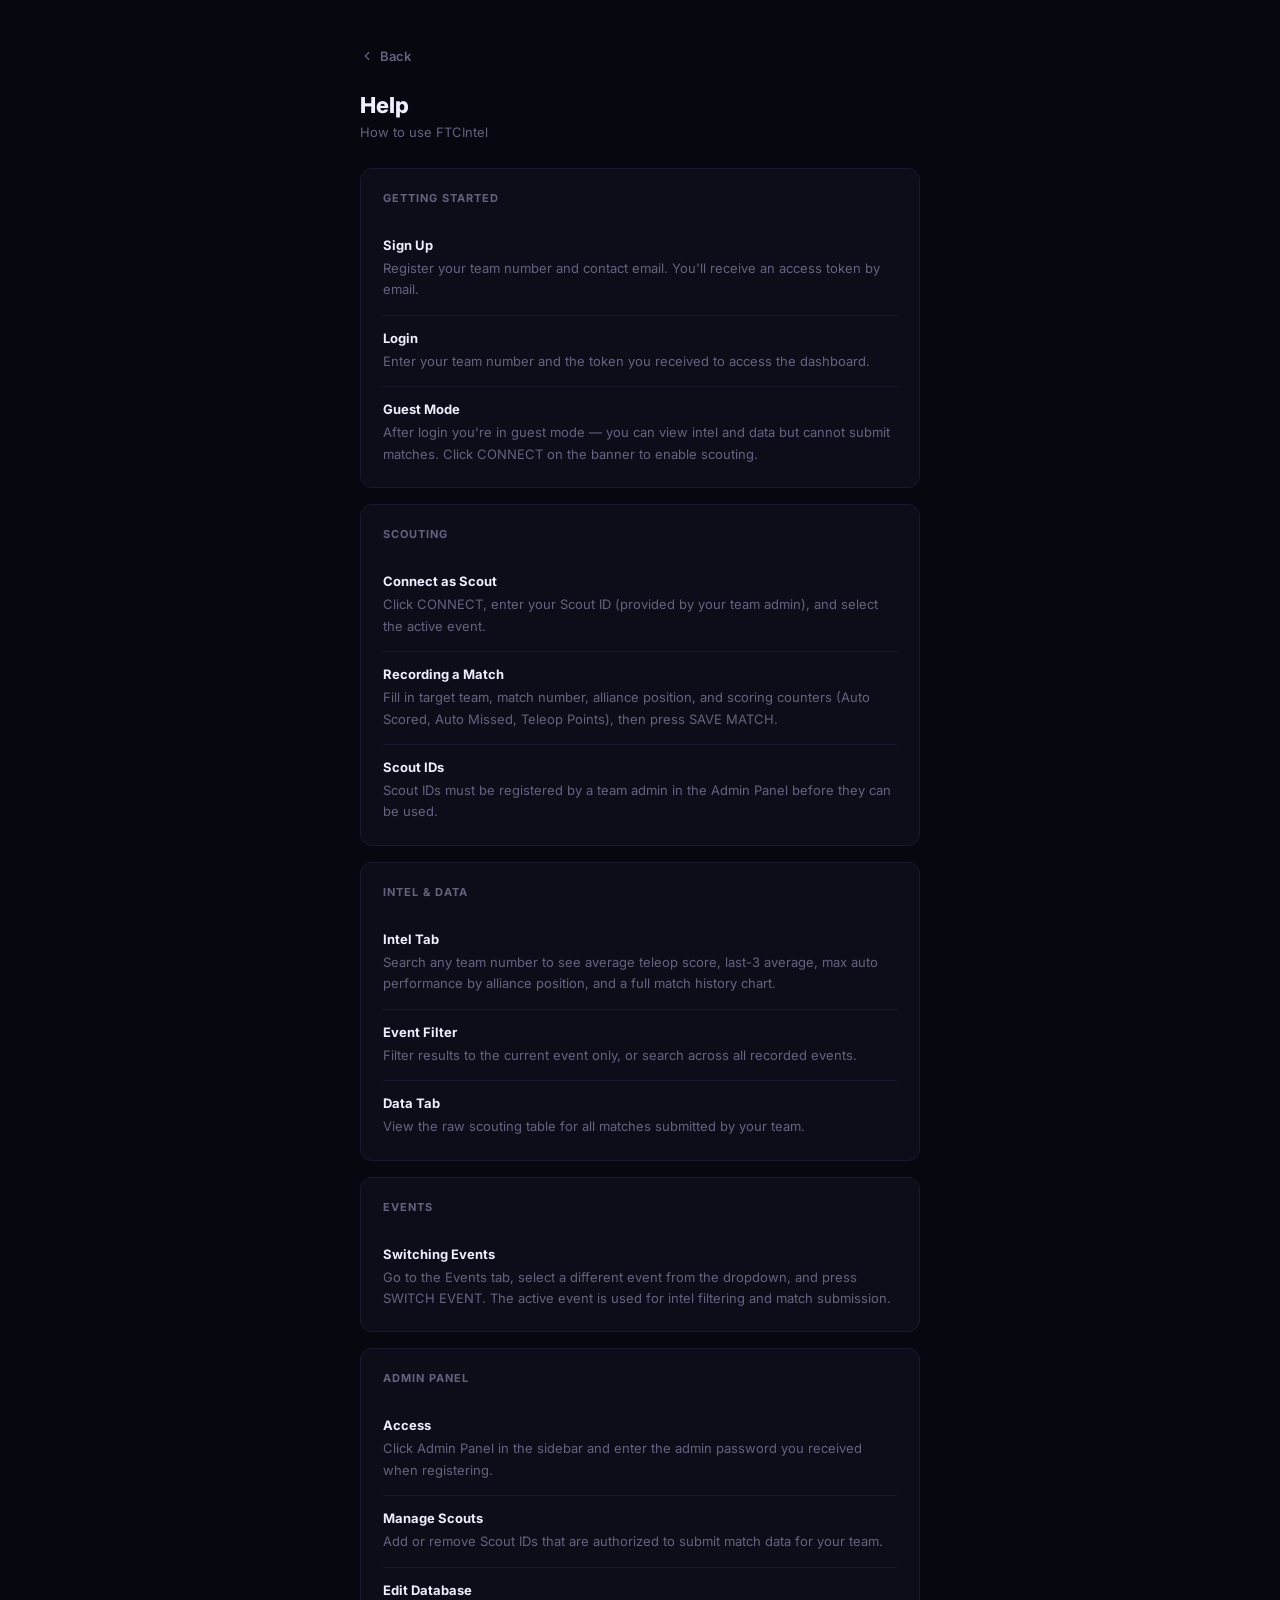
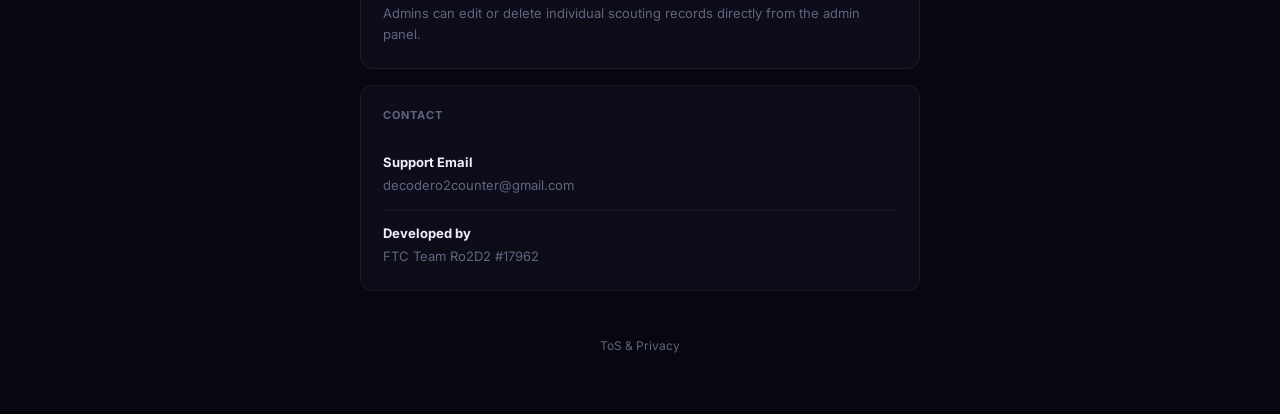
<file: help.html>
<!DOCTYPE html>
<html lang="en">
<head>
    <meta charset="UTF-8">
    <meta name="viewport" content="width=device-width, initial-scale=1.0, maximum-scale=1.0, user-scalable=no">
    <title>FTCIntel - Help</title>
    <link rel="stylesheet" href="style.css">
    <style>
        .help-item {
            display: block;
            padding: 14px 0;
            border-bottom: 1px solid var(--border);
        }
        .help-item:last-child { border-bottom: none; padding-bottom: 0; }
        .help-item:first-child { padding-top: 0; }
        .help-label {
            display: block;
            font-size: 13px;
            font-weight: 700;
            color: var(--text);
            margin-bottom: 5px;
        }
        .help-desc {
            display: block;
            font-size: 13px;
            color: var(--text-dim);
            line-height: 1.65;
        }
    </style>
</head>
<body>
<div class="auth-wrap" style="justify-content:flex-start; padding-top:48px; padding-bottom:48px">
    <div style="width:100%; max-width:560px">

        <a href="javascript:history.back()" style="color:var(--text-dim); text-decoration:none; font-size:13px; font-weight:600; display:inline-flex; align-items:center; gap:6px; margin-bottom:28px">
            <svg xmlns="http://www.w3.org/2000/svg" width="14" height="14" viewBox="0 0 24 24" fill="none" stroke="currentColor" stroke-width="2" stroke-linecap="round" stroke-linejoin="round"><polyline points="15 18 9 12 15 6"/></svg>
            Back
        </a>

        <p style="font-size:22px; font-weight:800; margin-bottom:6px">Help</p>
        <p style="font-size:13px; color:var(--text-dim); margin-bottom:28px">How to use FTCIntel</p>

        <div class="card">
            <p class="card-title">Getting Started</p>
            <div class="help-item">
                <span class="help-label">Sign Up</span>
                <span class="help-desc">Register your team number and contact email. You'll receive an access token by email.</span>
            </div>
            <div class="help-item">
                <span class="help-label">Login</span>
                <span class="help-desc">Enter your team number and the token you received to access the dashboard.</span>
            </div>
            <div class="help-item">
                <span class="help-label">Guest Mode</span>
                <span class="help-desc">After login you're in guest mode — you can view intel and data but cannot submit matches. Click CONNECT on the banner to enable scouting.</span>
            </div>
        </div>

        <div class="card">
            <p class="card-title">Scouting</p>
            <div class="help-item">
                <span class="help-label">Connect as Scout</span>
                <span class="help-desc">Click CONNECT, enter your Scout ID (provided by your team admin), and select the active event.</span>
            </div>
            <div class="help-item">
                <span class="help-label">Recording a Match</span>
                <span class="help-desc">Fill in target team, match number, alliance position, and scoring counters (Auto Scored, Auto Missed, Teleop Points), then press SAVE MATCH.</span>
            </div>
            <div class="help-item">
                <span class="help-label">Scout IDs</span>
                <span class="help-desc">Scout IDs must be registered by a team admin in the Admin Panel before they can be used.</span>
            </div>
        </div>

        <div class="card">
            <p class="card-title">Intel & Data</p>
            <div class="help-item">
                <span class="help-label">Intel Tab</span>
                <span class="help-desc">Search any team number to see average teleop score, last-3 average, max auto performance by alliance position, and a full match history chart.</span>
            </div>
            <div class="help-item">
                <span class="help-label">Event Filter</span>
                <span class="help-desc">Filter results to the current event only, or search across all recorded events.</span>
            </div>
            <div class="help-item">
                <span class="help-label">Data Tab</span>
                <span class="help-desc">View the raw scouting table for all matches submitted by your team.</span>
            </div>
        </div>

        <div class="card">
            <p class="card-title">Events</p>
            <div class="help-item">
                <span class="help-label">Switching Events</span>
                <span class="help-desc">Go to the Events tab, select a different event from the dropdown, and press SWITCH EVENT. The active event is used for intel filtering and match submission.</span>
            </div>
        </div>

        <div class="card">
            <p class="card-title">Admin Panel</p>
            <div class="help-item">
                <span class="help-label">Access</span>
                <span class="help-desc">Click Admin Panel in the sidebar and enter the admin password you received when registering.</span>
            </div>
            <div class="help-item">
                <span class="help-label">Manage Scouts</span>
                <span class="help-desc">Add or remove Scout IDs that are authorized to submit match data for your team.</span>
            </div>
            <div class="help-item">
                <span class="help-label">Edit Database</span>
                <span class="help-desc">Admins can edit or delete individual scouting records directly from the admin panel.</span>
            </div>
        </div>

        <div class="card">
            <p class="card-title">Contact</p>
            <div class="help-item">
                <span class="help-label">Support Email</span>
                <span class="help-desc">decodero2counter@gmail.com</span>
            </div>
            <div class="help-item">
                <span class="help-label">Developed by</span>
                <span class="help-desc">FTC Team Ro2D2 #17962</span>
            </div>
        </div>

        <div class="footer-link"><a href="tos.html">ToS & Privacy</a></div>
    </div>
</div>
</body>
</html>
</file>
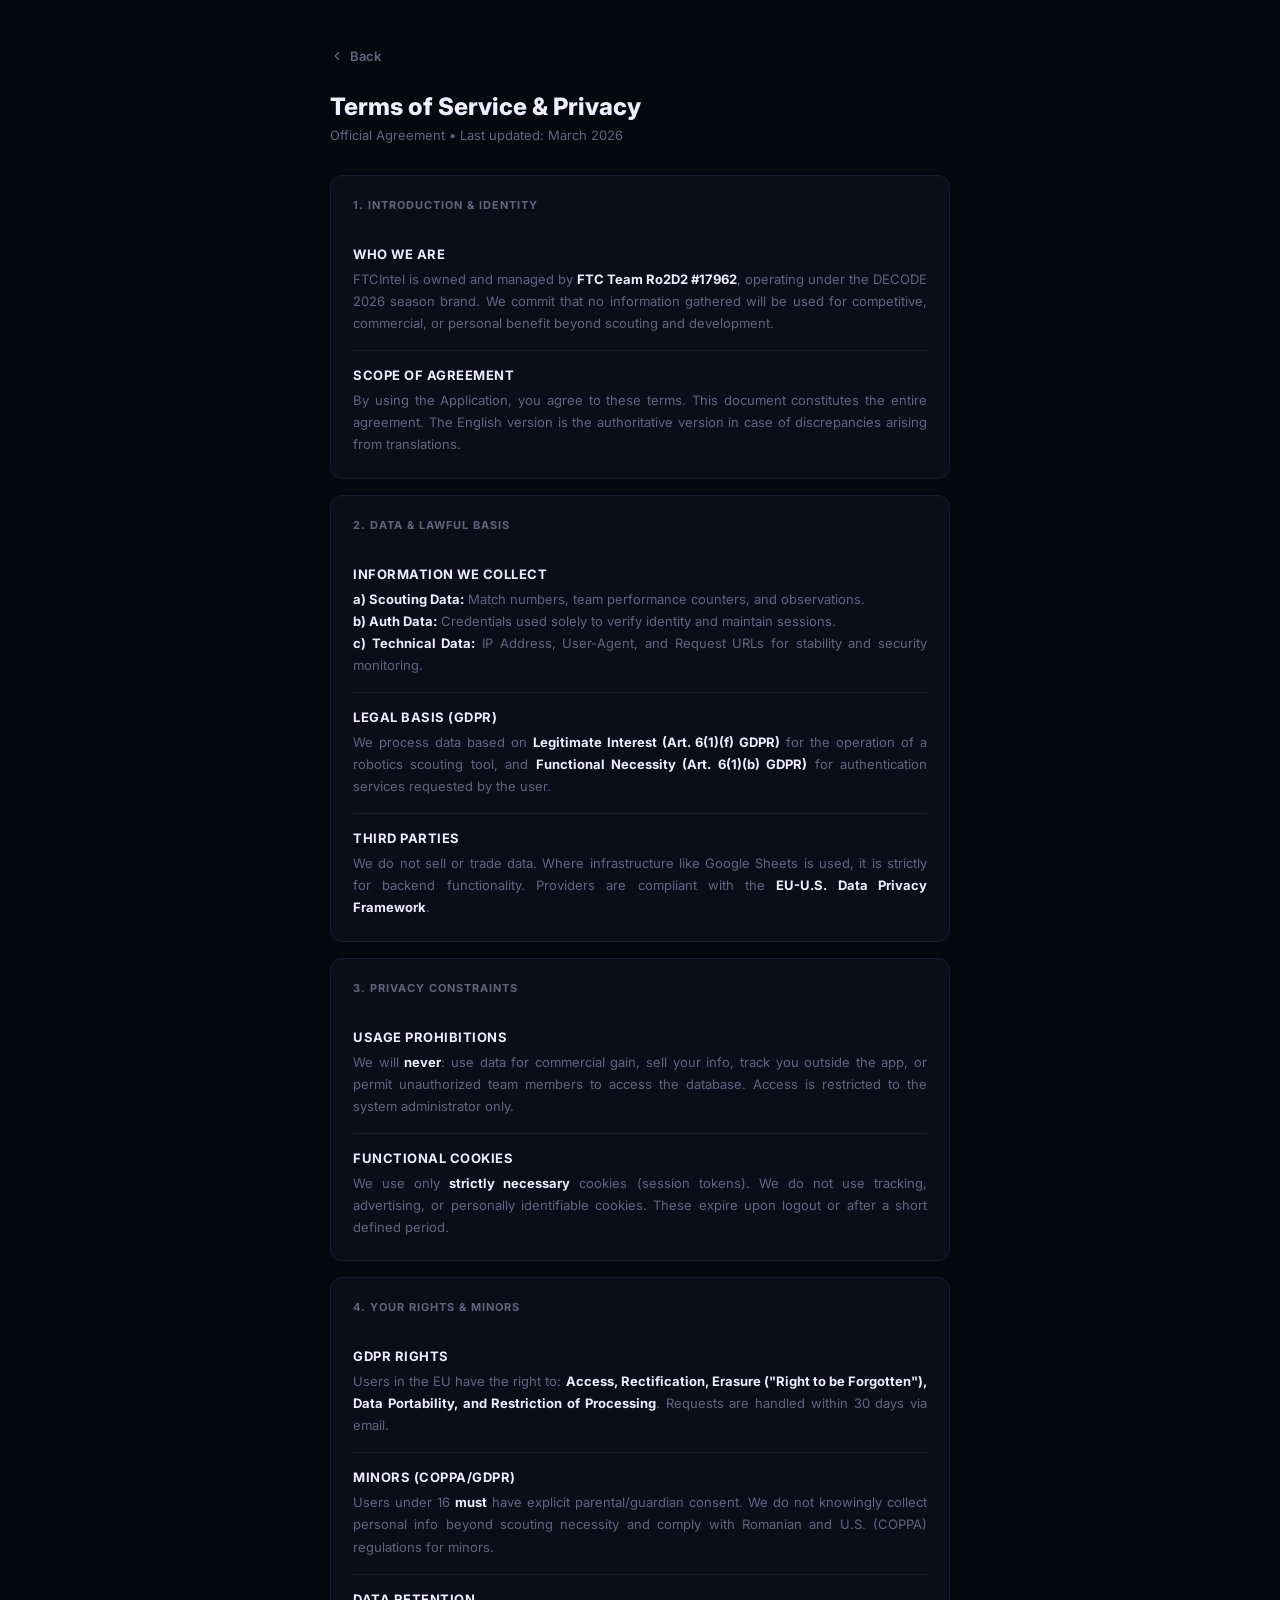
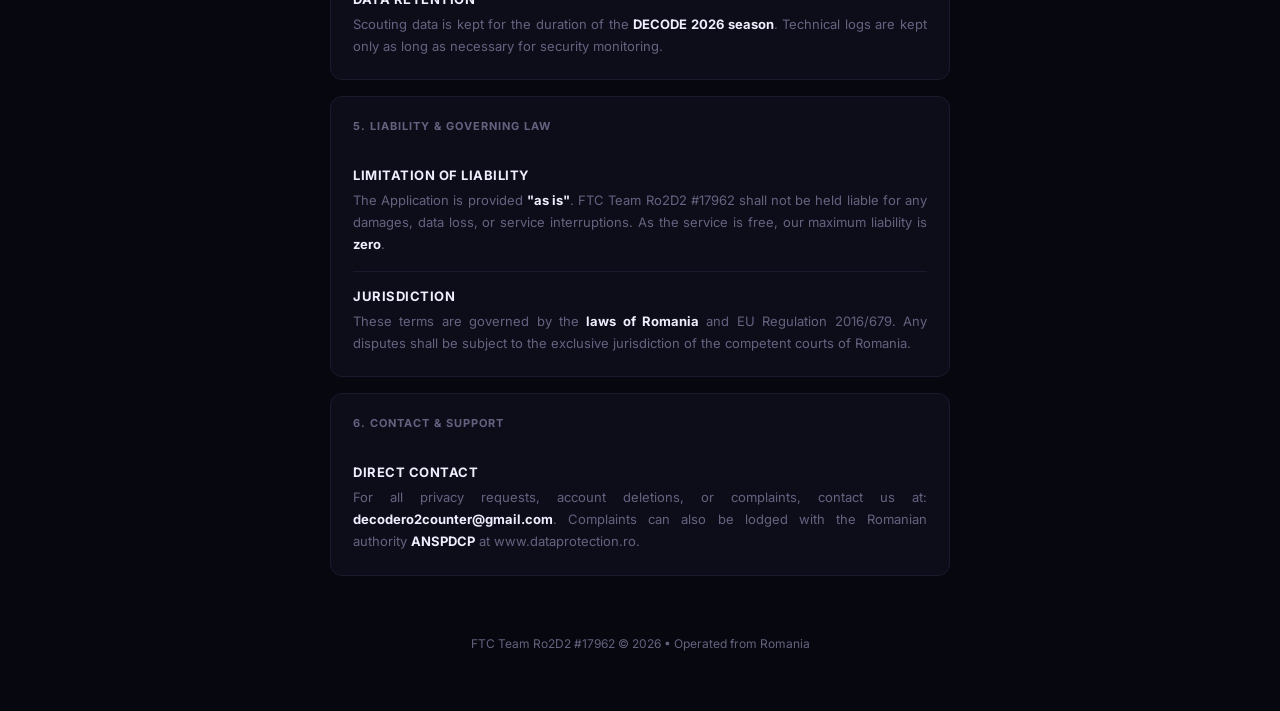
<file: tos.html>
<!DOCTYPE html>
<html lang="en">
<head>
    <meta charset="UTF-8">
    <meta name="viewport" content="width=device-width, initial-scale=1.0, maximum-scale=1.0, user-scalable=no">
    <title>FTCIntel - Terms of Service</title>
    <link rel="stylesheet" href="style.css">
    <style>
        .help-item { padding: 16px 0; border-bottom: 1px solid var(--border); }
        .help-item:last-child { border-bottom: none; padding-bottom: 0; }
        .help-item:first-child { padding-top: 0; }
        .help-label { font-size: 13px; font-weight: 700; color: var(--text); margin-bottom: 6px; text-transform: uppercase; letter-spacing: 0.5px; }
        .help-desc  { font-size: 13px; color: var(--text-dim); line-height: 1.7; text-align: justify; }
        b { color: var(--text); }
    </style>
</head>
<body>
<div class="auth-wrap" style="justify-content:flex-start; padding-top:48px; padding-bottom:48px">
    <div style="width:100%; max-width:620px"> <a href="javascript:history.back()" style="color:var(--text-dim); text-decoration:none; font-size:13px; font-weight:600; display:inline-flex; align-items:center; gap:6px; margin-bottom:28px">
            <svg xmlns="http://www.w3.org/2000/svg" width="14" height="14" viewBox="0 0 24 24" fill="none" stroke="currentColor" stroke-width="2" stroke-linecap="round" stroke-linejoin="round"><polyline points="15 18 9 12 15 6"/></svg>
            Back
        </a>

        <p style="font-size:24px; font-weight:800; margin-bottom:6px">Terms of Service & Privacy</p>
        <p style="font-size:13px; color:var(--text-dim); margin-bottom:32px">Official Agreement • Last updated: March 2026</p>

        <div class="card">
            <p class="card-title">1. Introduction & Identity</p>
            <div class="help-item">
                <div class="help-label">Who We Are</div>
                <div class="help-desc">
                    FTCIntel is owned and managed by <b>FTC Team Ro2D2 #17962</b>, operating under the DECODE 2026 season brand. 
                    We commit that no information gathered will be used for competitive, commercial, or personal benefit beyond scouting and development.
                </div>
            </div>
            <div class="help-item">
                <div class="help-label">Scope of Agreement</div>
                <div class="help-desc">
                    By using the Application, you agree to these terms. This document constitutes the entire agreement. 
                    The English version is the authoritative version in case of discrepancies arising from translations.
                </div>
            </div>
        </div>

        <div class="card">
            <p class="card-title">2. Data & Lawful Basis</p>
            <div class="help-item">
                <div class="help-label">Information We Collect</div>
                <div class="help-desc">
                    <b>a) Scouting Data:</b> Match numbers, team performance counters, and observations.<br>
                    <b>b) Auth Data:</b> Credentials used solely to verify identity and maintain sessions.<br>
                    <b>c) Technical Data:</b> IP Address, User-Agent, and Request URLs for stability and security monitoring.
                </div>
            </div>
            <div class="help-item">
                <div class="help-label">Legal Basis (GDPR)</div>
                <div class="help-desc">
                    We process data based on <b>Legitimate Interest (Art. 6(1)(f) GDPR)</b> for the operation of a robotics scouting tool, 
                    and <b>Functional Necessity (Art. 6(1)(b) GDPR)</b> for authentication services requested by the user.
                </div>
            </div>
            <div class="help-item">
                <div class="help-label">Third Parties</div>
                <div class="help-desc">
                    We do not sell or trade data. Where infrastructure like Google Sheets is used, it is strictly for backend functionality. 
                    Providers are compliant with the <b>EU-U.S. Data Privacy Framework</b>.
                </div>
            </div>
        </div>

        <div class="card">
            <p class="card-title">3. Privacy Constraints</p>
            <div class="help-item">
                <div class="help-label">Usage Prohibitions</div>
                <div class="help-desc">
                    We will <b>never</b>: use data for commercial gain, sell your info, track you outside the app, 
                    or permit unauthorized team members to access the database. Access is restricted to the system administrator only.
                </div>
            </div>
            <div class="help-item">
                <div class="help-label">Functional Cookies</div>
                <div class="help-desc">
                    We use only <b>strictly necessary</b> cookies (session tokens). We do not use tracking, advertising, or 
                    personally identifiable cookies. These expire upon logout or after a short defined period.
                </div>
            </div>
        </div>

        <div class="card">
            <p class="card-title">4. Your Rights & Minors</p>
            <div class="help-item">
                <div class="help-label">GDPR Rights</div>
                <div class="help-desc">
                    Users in the EU have the right to: <b>Access, Rectification, Erasure ("Right to be Forgotten"), Data Portability, 
                    and Restriction of Processing</b>. Requests are handled within 30 days via email.
                </div>
            </div>
            <div class="help-item">
                <div class="help-label">Minors (COPPA/GDPR)</div>
                <div class="help-desc">
                    Users under 16 <b>must</b> have explicit parental/guardian consent. We do not knowingly collect personal info 
                    beyond scouting necessity and comply with Romanian and U.S. (COPPA) regulations for minors.
                </div>
            </div>
            <div class="help-item">
                <div class="help-label">Data Retention</div>
                <div class="help-desc">
                    Scouting data is kept for the duration of the <b>DECODE 2026 season</b>. Technical logs are kept only 
                    as long as necessary for security monitoring.
                </div>
            </div>
        </div>

        <div class="card">
            <p class="card-title">5. Liability & Governing Law</p>
            <div class="help-item">
                <div class="help-label">Limitation of Liability</div>
                <div class="help-desc">
                    The Application is provided <b>"as is"</b>. FTC Team Ro2D2 #17962 shall not be held liable for any damages, 
                    data loss, or service interruptions. As the service is free, our maximum liability is <b>zero</b>.
                </div>
            </div>
            <div class="help-item">
                <div class="help-label">Jurisdiction</div>
                <div class="help-desc">
                    These terms are governed by the <b>laws of Romania</b> and EU Regulation 2016/679. Any disputes shall be 
                    subject to the exclusive jurisdiction of the competent courts of Romania.
                </div>
            </div>
        </div>

        <div class="card">
            <p class="card-title">6. Contact & Support</p>
            <div class="help-item">
                <div class="help-label">Direct Contact</div>
                <div class="help-desc">
                    For all privacy requests, account deletions, or complaints, contact us at: <b>decodero2counter@gmail.com</b>. 
                    Complaints can also be lodged with the Romanian authority <b>ANSPDCP</b> at www.dataprotection.ro.
                </div>
            </div>
        </div>

        <div class="footer-link" style="text-align:center; margin-top:32px; font-size:12px; color:var(--text-dim)">
            FTC Team Ro2D2 #17962 © 2026 • Operated from Romania
        </div>
    </div>
</div>
</body>
</html>
</file>
<file: style.css>
@import url('https://fonts.googleapis.com/css2?family=Inter:wght@400;500;600;700;800;900&display=swap');

:root {
    --bg:          #07070f;
    --card:        #0d0d1a;
    --input-bg:    #111120;
    --border:      #1a1a2e;
    --border-light: #22223a;
    --accent:      #9b4dff;
    --accent-dim:  rgba(155,77,255,0.1);
    --accent-glow: rgba(155,77,255,0.25);
    --text:        #eeeeff;
    --text-dim:    #636380;
    --success:     #10b981;
    --error:       #ef4444;
    --radius:      12px;
    --radius-lg:   18px;
    --sidebar-w:   265px;
}

* { box-sizing: border-box; margin: 0; padding: 0; font-family: 'Inter', -apple-system, sans-serif; -webkit-tap-highlight-color: transparent; }
body { background: var(--bg); color: var(--text); min-height: 100vh; font-size: 15px; }

/* ── AUTH LAYOUT ──────────────────────────────────── */
.auth-wrap {
    min-height: 100vh;
    display: flex;
    flex-direction: column;
    align-items: center;
    justify-content: center;
    padding: 32px 20px;
}
.auth-box {
    width: 100%;
    max-width: 420px;
    background: var(--card);
    border: 1px solid var(--border);
    border-radius: var(--radius-lg);
    padding: 40px 36px;
}
@media (max-width: 480px) {
    .auth-box { padding: 28px 22px; border-radius: var(--radius); }
}

/* ── DASHBOARD LAYOUT ─────────────────────────────── */
.dash-wrap { display: flex; min-height: 100vh; }

.dash-sidebar {
    width: var(--sidebar-w);
    background: var(--card);
    border-right: 1px solid var(--border);
    display: flex;
    flex-direction: column;
    padding: 28px 14px 24px;
    position: fixed;
    top: 0; left: 0; bottom: 0;
    z-index: 50;
    overflow-y: auto;
}

.dash-main {
    margin-left: var(--sidebar-w);
    flex: 1;
    padding: 36px 44px;
    max-width: calc(860px + var(--sidebar-w));
}

@media (max-width: 767px) {
    .dash-sidebar { display: none; }
    .dash-main    { margin-left: 0; padding: 16px 16px 80px; max-width: 100%; }
    .desktop-only { display: none !important; }
}
@media (min-width: 768px) {
    .mobile-only { display: none !important; }
}

/* Sidebar nav */
.sidebar-logo { display: flex; justify-content: center; margin-bottom: 28px; }
.sidebar-logo img { width: 140px; height: auto; }

.sidebar-session {
    background: var(--input-bg);
    border: 1px solid var(--border);
    border-radius: var(--radius);
    padding: 12px 14px;
    margin-bottom: 24px;
    font-size: 12px;
    color: var(--text-dim);
    line-height: 1.8;
}
.sidebar-session strong { color: var(--accent); font-weight: 700; }

.nav-section-label {
    font-size: 10px;
    font-weight: 700;
    color: var(--text-dim);
    text-transform: uppercase;
    letter-spacing: 1.5px;
    padding: 0 10px;
    margin-bottom: 6px;
}

.nav-item {
    display: flex;
    align-items: center;
    gap: 10px;
    padding: 11px 14px;
    border-radius: var(--radius);
    font-size: 13px;
    font-weight: 600;
    color: var(--text-dim);
    cursor: pointer;
    border: none;
    background: transparent;
    width: 100%;
    text-align: left;
    margin-bottom: 2px;
    transition: background 0.15s, color 0.15s;
    letter-spacing: 0.2px;
}
.nav-item:hover  { background: var(--accent-dim); color: var(--text); }
.nav-item.active { background: var(--accent-dim); color: var(--accent); }
.nav-item.danger { color: #ef4444; }
.nav-item.danger:hover { background: rgba(239,68,68,0.08); }
.nav-icon { width: 18px; text-align: center; flex-shrink: 0; display: flex; align-items: center; justify-content: center; }
.nav-icon svg { display: block; transition: filter 0.15s; }
.nav-item.active .nav-icon svg { filter: drop-shadow(0 0 5px rgba(155,77,255,0.55)); }
.nav-spacer { flex: 1; }

/* Mobile top bar */
.mobile-header {
    display: flex;
    align-items: center;
    justify-content: space-between;
    margin-bottom: 16px;
}
.mobile-logo img { width: 120px; }
.mobile-session  { font-size: 11px; color: var(--text-dim); text-align: right; line-height: 1.6; }
.mobile-session strong { color: var(--accent); }

/* Mobile tab bar */
.mobile-tabs {
    display: grid;
    grid-template-columns: 1fr 1fr 1fr 1fr;
    gap: 6px;
    margin-bottom: 20px;
}
.tab-btn {
    padding: 10px 4px;
    background: var(--input-bg);
    border: 1px solid var(--border);
    border-radius: var(--radius);
    color: var(--text-dim);
    font-size: 11px;
    font-weight: 700;
    text-transform: uppercase;
    letter-spacing: 0.5px;
    cursor: pointer;
    text-align: center;
    transition: all 0.15s;
}
.tab-btn.active { background: var(--accent); color: white; border-color: var(--accent); }

/* ── CARDS ────────────────────────────────────────── */
.card {
    background: var(--card);
    border: 1px solid var(--border);
    border-radius: var(--radius);
    padding: 22px;
    margin-bottom: 16px;
}
.card-title {
    font-size: 11px;
    font-weight: 700;
    color: var(--text-dim);
    text-transform: uppercase;
    letter-spacing: 1px;
    margin-bottom: 18px;
}

/* ── INPUTS ───────────────────────────────────────── */
label {
    font-size: 11px;
    font-weight: 700;
    color: var(--text-dim);
    text-transform: uppercase;
    letter-spacing: 1px;
    display: block;
    margin-bottom: 8px;
}
input, select {
    width: 100%;
    background: var(--input-bg);
    border: 1px solid var(--border);
    color: var(--text);
    padding: 13px 16px;
    border-radius: var(--radius);
    font-size: 15px;
    outline: none;
    transition: border-color 0.15s;
    -webkit-appearance: none;
}
input:focus, select:focus { border-color: var(--accent); }
input::placeholder { color: var(--text-dim); opacity: 0.6; }
.field { margin-bottom: 18px; }

/* ── BUTTONS ──────────────────────────────────────── */
.btn-primary {
    width: 100%;
    padding: 14px 20px;
    background: var(--accent);
    color: white;
    border: none;
    border-radius: var(--radius);
    font-weight: 700;
    font-size: 14px;
    cursor: pointer;
    margin-top: 8px;
    letter-spacing: 0.8px;
    text-transform: uppercase;
    transition: opacity 0.15s, transform 0.1s;
}
.btn-primary:hover   { opacity: 0.88; }
.btn-primary:active  { transform: scale(0.98); opacity: 0.8; }
.btn-primary:disabled { opacity: 0.4; cursor: not-allowed; transform: none; }

.btn-ghost {
    background: transparent;
    border: 1px solid var(--border-light);
    color: var(--text-dim);
    border-radius: var(--radius);
    padding: 12px 20px;
    font-weight: 600;
    font-size: 13px;
    cursor: pointer;
    transition: all 0.15s;
    letter-spacing: 0.5px;
}
.btn-ghost:hover { border-color: var(--accent); color: var(--accent); }

.btn-accent-outline {
    background: transparent;
    border: 1px solid var(--accent);
    color: var(--accent);
    border-radius: var(--radius);
    padding: 12px 20px;
    font-weight: 700;
    font-size: 13px;
    cursor: pointer;
    width: 100%;
    letter-spacing: 0.8px;
    text-transform: uppercase;
    transition: all 0.15s;
}
.btn-accent-outline:hover { background: var(--accent-dim); }

/* ── COUNTERS ─────────────────────────────────────── */
.counter-group { display: flex; align-items: center; gap: 10px; margin-top: 10px; }
.btn-step {
    flex: 1; padding: 14px;
    font-size: 22px; font-weight: bold;
    background: var(--input-bg);
    color: white;
    border: 1px solid var(--border);
    border-radius: var(--radius);
    cursor: pointer;
    transition: background 0.1s;
}
.btn-plus  { color: var(--success); border-color: rgba(16,185,129,0.35); }
.btn-minus { color: var(--error);   border-color: rgba(239,68,68,0.35); }
.btn-step:active { background: var(--border); }
.count-display { min-width: 52px; text-align: center; font-size: 28px; font-weight: 900; color: var(--accent); }
.scouting-section { margin-bottom: 20px; }
.scouting-section:last-child { margin-bottom: 0; }

/* Desktop 3-col counters */
@media (min-width: 768px) {
    .scout-counters { display: grid; grid-template-columns: 1fr 1fr 1fr; gap: 16px; }
    .scout-counters .scouting-section { margin-bottom: 0; }
}

/* ── INTEL ────────────────────────────────────────── */
.intel-row {
    display: flex;
    justify-content: space-between;
    align-items: center;
    padding: 11px 0;
    border-bottom: 1px solid var(--border);
    font-size: 14px;
}
.intel-row:last-child { border-bottom: none; }
.intel-row span:last-child { color: var(--accent); font-weight: 700; }
.intel-team-title { color: var(--accent); font-size: 20px; font-weight: 800; text-align: center; margin-bottom: 18px; }

/* ── TABLE ────────────────────────────────────────── */
.table-scroll { overflow-x: auto; border: 1px solid var(--border); border-radius: var(--radius); background: var(--card); }
table { width: 100%; border-collapse: collapse; min-width: 600px; }
th, td { padding: 12px 16px; text-align: left; font-size: 13px; border-bottom: 1px solid var(--border); }
th { background: var(--input-bg); color: var(--accent); font-weight: 700; font-size: 10px; text-transform: uppercase; letter-spacing: 0.8px; }
td { color: var(--text-dim); }
tr:last-child td { border-bottom: none; }

/* ── SESSION BAR (mobile) ─────────────────────────── */
.session-info {
    display: flex;
    justify-content: space-between;
    background: var(--card);
    border: 1px solid var(--border);
    border-radius: var(--radius);
    padding: 10px 15px;
    margin-bottom: 16px;
    font-size: 12px;
    color: var(--text-dim);
}
.session-info strong { color: var(--accent); }

/* ── PAGE TITLE ───────────────────────────────────── */
.page-title { font-size: 22px; font-weight: 800; margin-bottom: 6px; }
.page-sub   { font-size: 13px; color: var(--text-dim); margin-bottom: 28px; }

/* ── LOGO (auth pages) ────────────────────────────── */
.logo-container { display: flex; justify-content: center; margin-bottom: 32px; }
.main-logo { width: 160px; height: auto; }

/* ── TOAST ────────────────────────────────────────── */
#toast-wrapper {
    position: fixed; bottom: 24px; left: 50%;
    transform: translateX(-50%); z-index: 9998;
    width: 90%; max-width: 360px; pointer-events: none;
}
.toast {
    background: var(--card); border: 1px solid var(--border-light);
    color: var(--text); padding: 12px 18px; border-radius: var(--radius);
    margin-bottom: 8px; font-size: 13px; font-weight: 500;
    text-align: center; animation: fadeSlideUp 0.2s ease;
    box-shadow: 0 8px 24px rgba(0,0,0,0.4);
}
@keyframes fadeSlideUp {
    from { opacity: 0; transform: translateY(10px); }
    to   { opacity: 1; transform: translateY(0); }
}

/* ── CONFIRM OVERLAY ──────────────────────────────── */
#confirm-overlay {
    display: none; position: fixed; top: 0; left: 0; width: 100%; height: 100%;
    background: rgba(7,7,15,0.96); z-index: 9999;
    flex-direction: column; align-items: center; justify-content: center;
}
.checkmark-circle {
    width: 100px; height: 100px; border: 4px solid var(--accent); border-radius: 50%;
    display: flex; align-items: center; justify-content: center;
    animation: bounceIn 0.5s cubic-bezier(0.68,-0.55,0.265,1.55);
    box-shadow: 0 0 40px var(--accent-glow);
}
.checkmark-stem {
    width: 20px; height: 45px;
    border-right: 5px solid var(--accent); border-bottom: 5px solid var(--accent);
    transform: rotate(45deg); margin-top: -8px;
}
.confirm-text { color: white; margin-top: 24px; font-weight: 800; font-size: 17px; letter-spacing: 3px; text-transform: uppercase; }
@keyframes bounceIn {
    0%   { transform: scale(0.3); opacity: 0; }
    50%  { transform: scale(1.05); opacity: 1; }
    70%  { transform: scale(0.9); }
    100% { transform: scale(1); }
}

/* ── ADMIN MODAL ──────────────────────────────────── */
.modal-overlay {
    display: none; position: fixed; top: 0; left: 0;
    width: 100%; height: 100%;
    background: rgba(7,7,15,0.92);
    z-index: 999;
    align-items: center; justify-content: center;
}
.modal-box {
    background: var(--card);
    border: 1px solid var(--border-light);
    border-radius: var(--radius-lg);
    padding: 32px 28px;
    width: 90%; max-width: 380px;
}
.modal-title { font-size: 11px; font-weight: 700; color: var(--text-dim); text-transform: uppercase; letter-spacing: 1px; margin-bottom: 22px; }

/* ── FOOTER ───────────────────────────────────────── */
.footer-link { text-align: center; padding: 28px 0 12px; }
.footer-link a { color: var(--text-dim); text-decoration: none; font-size: 12px; transition: color 0.15s; }
.footer-link a:hover { color: var(--accent); }

/* ── DIVIDER ──────────────────────────────────────── */
.divider { height: 1px; background: var(--border); margin: 22px 0; }

/* ── GUEST BANNER ─────────────────────────────────── */
.guest-banner {
    display: flex;
    align-items: center;
    justify-content: space-between;
    gap: 12px;
    background: var(--card);
    border: 1px solid rgba(155,77,255,0.22);
    border-radius: var(--radius);
    padding: 11px 16px;
    margin-bottom: 20px;
    font-size: 13px;
    color: var(--text-dim);
}
.guest-badge {
    font-size: 10px;
    font-weight: 700;
    letter-spacing: 1.5px;
    text-transform: uppercase;
    color: var(--accent);
    background: var(--accent-dim);
    padding: 3px 8px;
    border-radius: 4px;
    flex-shrink: 0;
}
.btn-connect {
    background: var(--accent);
    color: white;
    border: none;
    border-radius: var(--radius);
    padding: 8px 16px;
    font-size: 12px;
    font-weight: 700;
    letter-spacing: 0.6px;
    text-transform: uppercase;
    cursor: pointer;
    transition: opacity 0.15s;
    flex-shrink: 0;
}
.btn-connect:hover { opacity: 0.85; }
</file>
